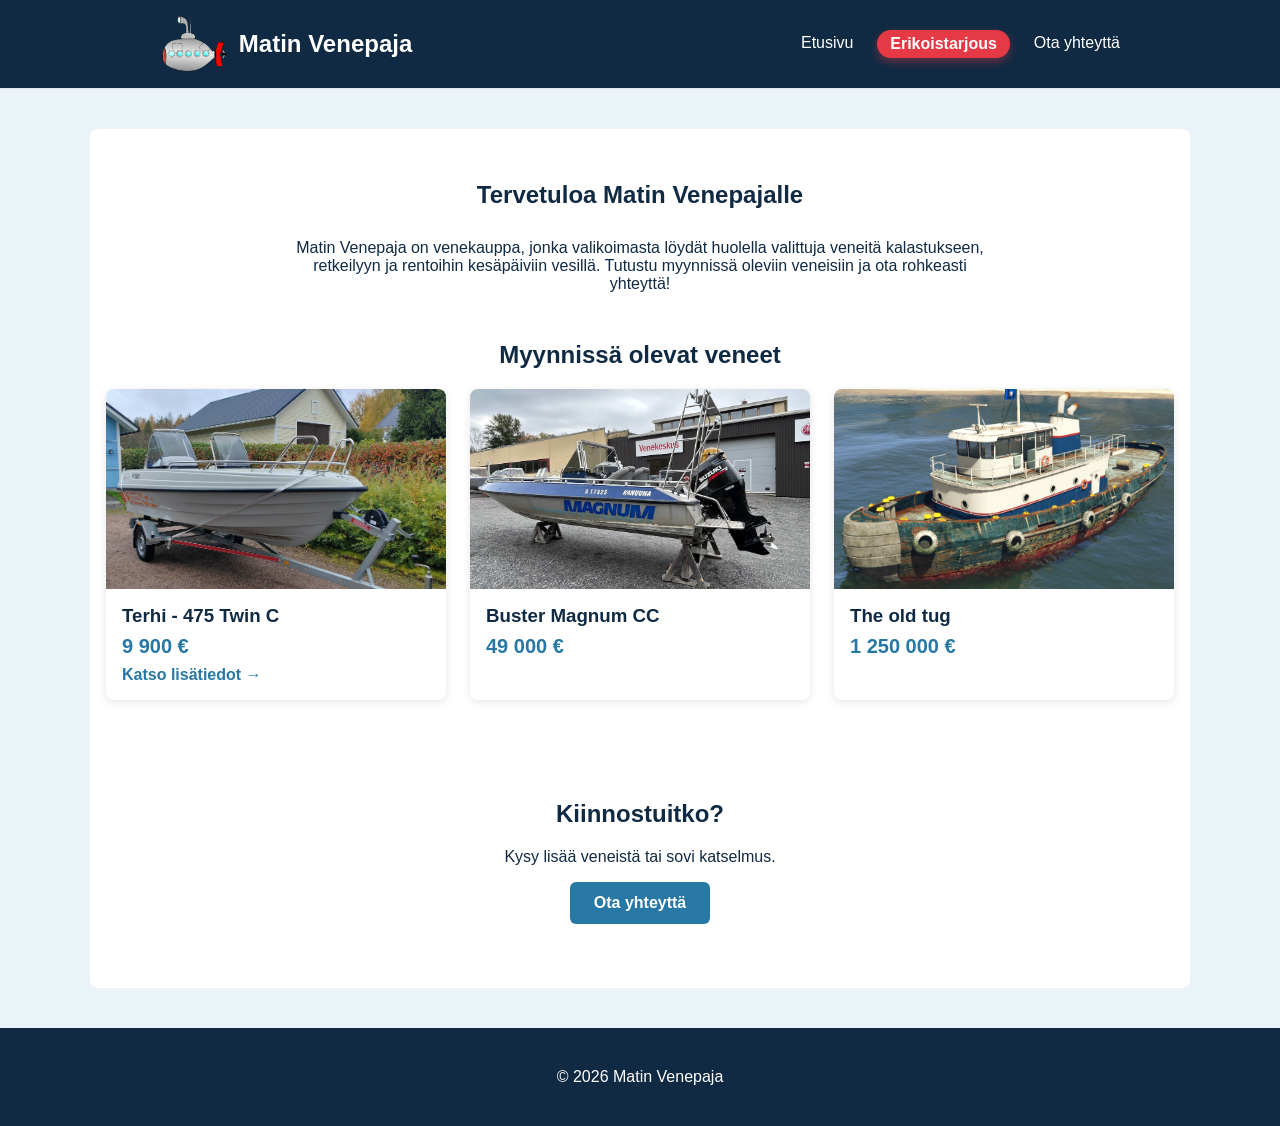
<file: index.html>
<!DOCTYPE html>
<html lang="fi">
    <head>
        <meta charset="UTF-8">
        <meta name="viewport" content="width=device-width, initial-scale=1.0">
        <title>Matin Venepaja – Myynnissä olevat veneet</title>
        <link rel="stylesheet" href="styles.css">
    </head>
    <body>
        <header>
            <a href="index.html" class="logo"><img id="website-logo" src="images/logo.png" alt="Matin Venepaja logo">Matin Venepaja</a>
            <nav class="nav">
                <a href="index.html">Etusivu</a>
            <a href="boat1.html" class="offer-link">Erikoistarjous</a>
                <a href="contact.html">Ota yhteyttä</a>
            </nav>
        </header>

        <script>
            const logo = document.getElementById("website-logo");

            logo.addEventListener("mouseenter", function () {
                logo.classList.add("moved");
            });
        </script>

        <main class="home">
            <section class="intro">
                <h1>Tervetuloa Matin Venepajalle</h1>
                <p>
                    Matin Venepaja on venekauppa, jonka valikoimasta löydät huolella
                    valittuja veneitä kalastukseen, retkeilyyn ja rentoihin
                    kesäpäiviin vesillä. Tutustu myynnissä oleviin veneisiin ja
                    ota rohkeasti yhteyttä!
                </p>
            </section>

            <section class="boats">
                <h2>Myynnissä olevat veneet</h2>

                <div class="card-grid">

                    <article class="card">
                        <a href="boat1.html">
                            <img src="images/boat1.jpg" alt="Vene 1">
                            <div class="card-body">
                                <h3>Terhi - 475 Twin C</h3>
                                <p class="price">9 900 €</p>
                                <span class="card-link">Katso lisätiedot →</span>
                            </div>
                        </a>
                    </article>

                    <article class="card">
                        <img src="images/magnum.png" alt="Vene 2">
                        <div class="card-body">
                            <h3>Buster Magnum CC</h3>
                            <p class="price">49 000 €</p>
                        </div>
                    </article>

                    <article class="card">
                        <img src="images/tug.png" alt="Vene 3">
                        <div class="card-body">
                            <h3>The old tug</h3>
                            <p class="price">1 250 000 €</p>
                        </div>
                    </article>

                </div>
            </section>

            <section class="cta">
                <h2>Kiinnostuitko?</h2>
                <p>Kysy lisää veneistä tai sovi katselmus.</p>
                <a href="contact.html" class="button">Ota yhteyttä</a>
            </section>
        </main>

        <footer>
            <p>&copy; 2026 Matin Venepaja</p>
        </footer>
    </body>
</html>
</file>
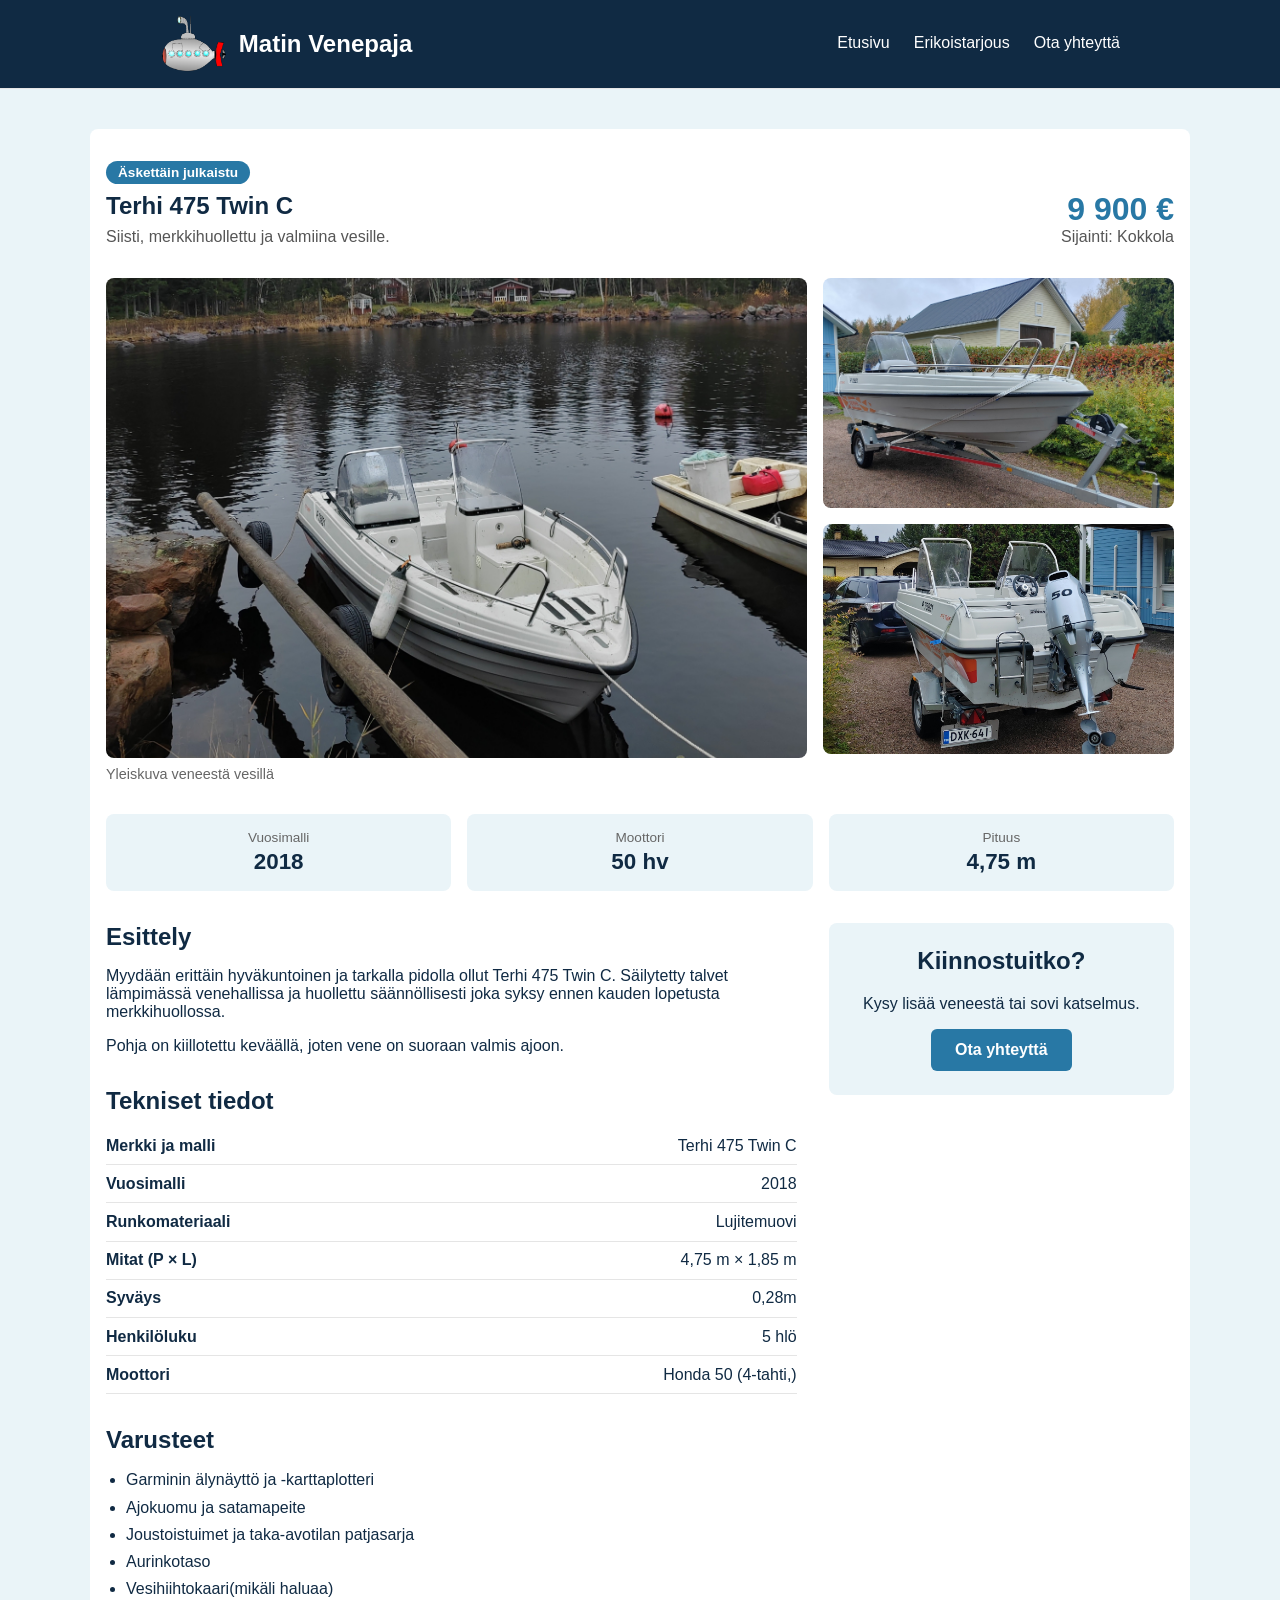
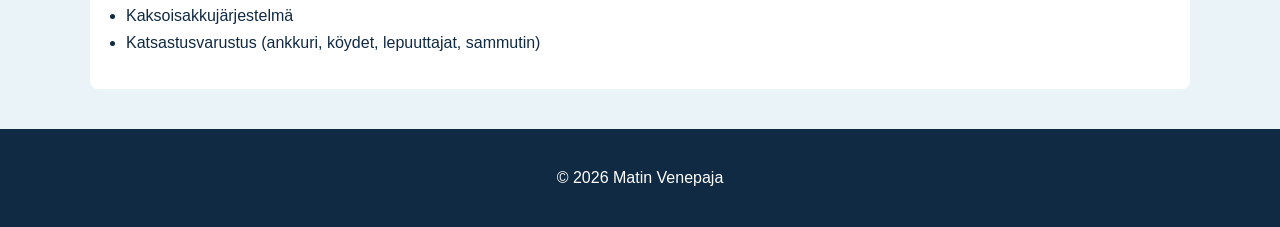
<file: boat1.html>
<!DOCTYPE html>
<html lang="fi">
    <head>
        <meta charset="UTF-8">
        <meta name="viewport" content="width=device-width, initial-scale=1">
        <title>Terhi 475 Twin C – Matin Venepaja</title>
        <link rel="stylesheet" href="styles.css">
        <meta name="viewport" content="width=device-width, initial-scale=1.0">
    </head>
    <body>
        <header>
            <a href="index.html" class="logo"><img id="website-logo" src="images/logo.png" alt="Matin Venepaja logo">Matin Venepaja</a>
            <nav class="nav">
                <a href="index.html">Etusivu</a>
            <a href="boat1.html">Erikoistarjous</a>
                <a href="contact.html">Ota yhteyttä</a>
            </nav>
        </header>

        <script>
            const logo = document.getElementById("website-logo");

            logo.addEventListener("mouseenter", function () {
                logo.classList.add("moved");
            });
        </script>

        <main class="boat">

            <!-- PÄÄOTSIKKO JA HINTA -->
            <section class="hero-section">
                <div class="hero-grid">
                    <div class="hero-info">
                        <span class="badge">Äskettäin julkaistu</span>
                        <h1>Terhi 475 Twin C</h1>
                        <p class="listing-subtitle">Siisti, merkkihuollettu ja valmiina vesille.</p>
                    </div>
                    <div class="listing-price-box">
                        <span class="price">9 900 €</span>
                        <span class="location">Sijainti: Kokkola</span>
                    </div>
                </div>
            </section>

            <!-- KUVAGALLERIA -->
            <section class="boat-gallery" aria-label="Veneen kuvat">
                <figure class="gallery-main">
                     <a href="images/boat2.jpg" target="_blank"><img class="clickable-thumb" src="images/boat2.jpg" alt="Vene vesillä"></a>
                    <figcaption id="main-boat-caption">Yleiskuva veneestä vesillä</figcaption>
                </figure>

                <div class="gallery-side">
                    <figure class="gallery-thumb">
                       <a href="images/boat1.jpg" target="_blank"><img class="clickable-thumb" src="images/boat1.jpg" alt="Vene trailerissa"></a>
                    </figure>
                    <figure class="gallery-thumb">
                        <a href="images/boat3.jpg" target="_blank"><img class="clickable-thumb" src="images/boat3.jpg" alt="Vene trailerissa2"></a>
                    </figure>
                </div>
            </section>

            <!-- PIKAFAKTAT -->
            <section class="quick-specs" aria-label="Tärkeimmät tiedot">
                <div class="spec-card">
                    <span class="spec-label">Vuosimalli</span>
                    <strong class="spec-value">2018</strong>
                </div>
                <div class="spec-card">
                    <span class="spec-label">Moottori</span>
                    <strong class="spec-value">50 hv</strong>
                </div>
            
                <div class="spec-card">
                    <span class="spec-label">Pituus</span>
                    <strong class="spec-value">4,75 m</strong>
                </div>
            </section>

            <!-- PÄÄSISÄLTÖ -->
            <div class="listing-body">

                <div class="listing-details">
                    <section class="description">
                        <h2>Esittely</h2>
                        <p>
                            Myydään erittäin hyväkuntoinen ja tarkalla pidolla ollut Terhi 475 Twin C.
                            Säilytetty talvet lämpimässä venehallissa ja huollettu säännöllisesti joka syksy
                            ennen kauden lopetusta merkkihuollossa.
                        </p>
                        <p>
                            Pohja on kiillotettu keväällä, joten vene on suoraan valmis ajoon.
                        </p>
                    </section>

                    <section class="specifications">
                        <h2>Tekniset tiedot</h2>
                        <dl class="specs-list">
                            <div class="spec-row">
                                <dt>Merkki ja malli</dt>
                                <dd>Terhi 475 Twin C</dd>
                            </div>
                            <div class="spec-row">
                                <dt>Vuosimalli</dt>
                                <dd>2018</dd>
                            </div>
                            <div class="spec-row">
                                <dt>Runkomateriaali</dt>
                                <dd>Lujitemuovi</dd>
                            </div>
                            <div class="spec-row">
                                <dt>Mitat (P × L)</dt>
                                <dd>4,75 m × 1,85 m</dd>
                            </div>
                                 <div class="spec-row">
                                <dt>Syväys</dt>
                                <dd>0,28m</dd>
                            </div>
                            <div class="spec-row">
                                <dt>Henkilöluku</dt>
                                <dd>5 hlö</dd>
                            </div>
                            <div class="spec-row">
                                <dt>Moottori</dt>
                                <dd>Honda 50 (4-tahti,)</dd>
                            </div>
                        </dl>
                    </section>

                    <section class="equipment">
                        <h2>Varusteet</h2>
                        <ul class="equipment-list">
                            <li>Garminin älynäyttö ja -karttaplotteri</li>
                            <li>Ajokuomu ja satamapeite</li>
                            <li>Joustoistuimet ja taka-avotilan patjasarja</li>
                            <li>Aurinkotaso</li>
                            <li>Vesihiihtokaari(mikäli haluaa)</li>
                            <li>Kaksoisakkujärjestelmä</li>
                            <li>Katsastusvarustus (ankkuri, köydet, lepuuttajat, sammutin)</li>
                        </ul>
                    </section>
                </div>

                <aside class="contact-box">
                    <h2>Kiinnostuitko?</h2>
                    <p>Kysy lisää veneestä tai sovi katselmus.</p>
                    <a href="contact.html?boat=vene1" class="button">Ota yhteyttä</a>
                </aside>

                

            </div>
        </main>

        <footer>
            <p>&copy; 2026 Matin Venepaja</p>
        </footer>

    
    </body>
</html>
</file>
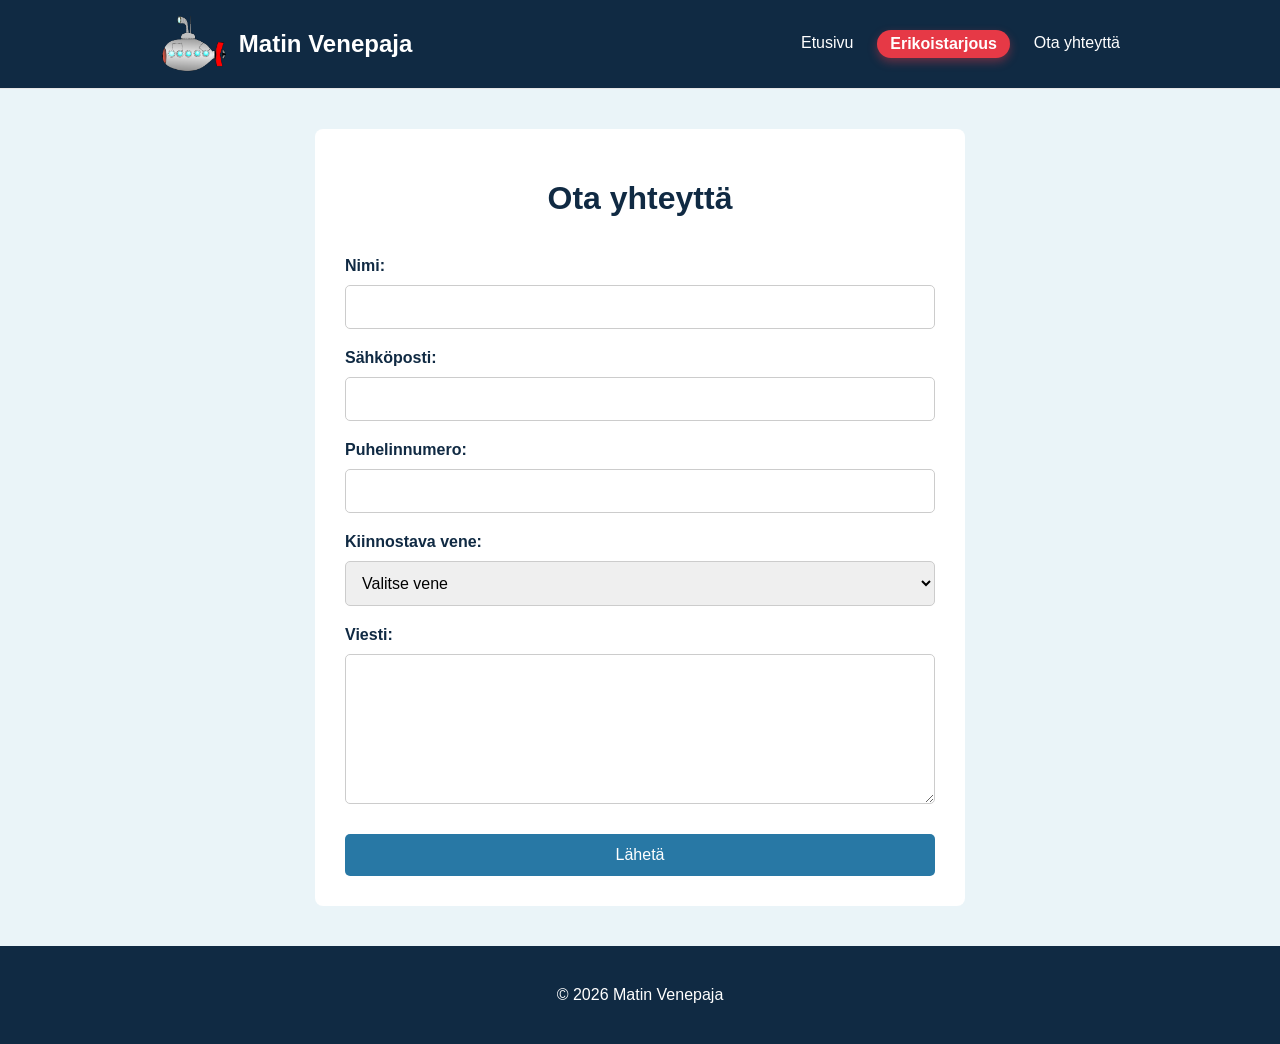
<file: contact.html>
<!DOCTYPE html>
    <html lang="fi">

    <head>
        <meta charset="UTF-8">
        <link rel="stylesheet" href="styles.css">
        <meta name="viewport" content="width=device-width, initial-scale=1.0">
        <title>Ota yhteyttä</title>
    </head>

    <body>
        <header>
            <a href="index.html" class="logo"><img alt="Nettisivun logo sukellusvene" id="website-logo" src="images/logo.png">Matin Venepaja</a>
            <nav class="nav">
                <a href="index.html">Etusivu</a>
                <a href="boat1.html" class="offer-link">Erikoistarjous</a>
                <a href="contact.html">Ota yhteyttä</a>
            </nav>
        </header>

        
            <script>
                const logo = document.getElementById("website-logo");

                logo.addEventListener("mouseenter", function () {
                    logo.classList.add("moved");
                });
            </script>

        <main>

            <h1>Ota yhteyttä</h1>   

            <form action="https://httpbin.org/post" method="POST">

                <label for="name">Nimi:</label>
                <input type="text" id="name" name="name" required>

                <label for="email">Sähköposti:</label>
                <input type="email" id="email" name="email" required>

                <label for="phone">Puhelinnumero:</label>
                <input type="tel" id="phone" name="phone">

                <label for="boat">Kiinnostava vene:</label>
                <select id="boat" name="boat" required>
                    <option value="">Valitse vene</option>
                    <option value="vene1">Terhi - 475 Twin C</option>
                    <option value="vene2">Buster Magnum CC</option>
                    <option value="vene3">The old tug</option>
                </select>

                <label for="message">Viesti:</label>
                <textarea id="message" name="message" required minlength="10"></textarea>

                <button type="submit">Lähetä</button>

            </form>
        </main>
        <footer>
            <p>&copy; 2026 Matin Venepaja</p>
        </footer>
        <script>
                    const params = new URLSearchParams(window.location.search);
                    const boat = params.get("boat");
                    const boatSelect = document.getElementById("boat");

                    if (boat && boatSelect.querySelector('option[value="' + boat + '"]')) {
                        boatSelect.value = boat;
                    }
        </script>
    </body>

    </html>
</file>
<file: styles.css>
:root {
    --dark-blue: #102A43;
    --sea-blue: #2878A5;
    --light-blue: #EAF4F8;
    --white: #FFFFFF;
    --sand: #D8C3A5;
}

/* Yleiset tyylit */

* {
    box-sizing: border-box;
}

html {
    padding: 0;
    font-family: Arial, Helvetica, sans-serif;
    scroll-behavior: smooth;
}

body {
    margin: 0;
    padding: 0;
    font-family: Arial, sans-serif;
    background-color: var(--light-blue);
    color: var(--dark-blue);
}

/* Header */

header {
    display: flex;
    justify-content: space-between;
    align-items: center;
    padding: 1rem 10rem;
    background: var(--dark-blue);
    border-bottom: 1px solid #e5e5e5;
    position: sticky;
    top: 0;
    z-index: 100;
}

.logo {
    display: flex;
    align-items: center;
    gap: 0.75rem;
    font-size: 1.5rem;
    font-weight: 700;
    color: var(--white);
    text-decoration: none;
}

#website-logo {
  height: 3.5rem;
  width: auto;
  display: block;
  transition: transform 1.5s ease;
}

#website-logo.moved  {
  transform: translateX(-300px);
}



.nav {
    display: flex;
    gap: 1.5rem;
}

.nav a {
    color: var(--white);
    text-decoration: none;
    font-weight: 500;
    padding: 0.25rem 0;
    border-bottom: 2px solid transparent;
    transition: color 0.2s, border-color 0.2s;
}

.nav a:hover {
    color: var(--sand);
    border-bottom-color: var(--sand);
}

.nav a.offer-link {
  background: #e63946;
  color: #fff;
  padding: 0.3rem 0.8rem;
  border-radius: 999px;
  border-bottom: none;
  font-weight: 700;
  box-shadow: 0 4px 10px rgba(230, 57, 70, 0.4);
  animation: bounce 1.6s ease-in-out infinite;
}

.nav a.offer-link:hover {
  background: #c8283a;
  color: #fff;
  border-bottom: none;
  animation-play-state: paused;
}

@keyframes bounce {
  0%, 100% {
    transform: translateY(0);
  }
  20% {
    transform: translateY(-8px);
  }
  40% {
    transform: translateY(0);
  }
  55% {
    transform: translateY(-4px);
  }
  70% {
    transform: translateY(0);
  }
}

@media (prefers-reduced-motion: reduce) {
  .nav a.offer-link {
    animation: none;
  }
}

/* Etusivu */

main.home {
    max-width: 1100px;
    margin: 40px auto;
    padding: 2rem 1rem;
}

.intro {
    text-align: center;
    max-width: 700px;
    margin: 0 auto 3rem;
}

.boats h2,
.cta h2 {
    text-align: center;
}

.card-grid {
    display: grid;
    grid-template-columns: repeat(auto-fit, minmax(280px, 1fr));
    gap: 1.5rem;
}

.card {
    background: var(--white);
    border-radius: 8px;
    overflow: hidden;
    box-shadow: 0 2px 8px rgba(0, 0, 0, 0.1);
    transition: transform 0.2s, box-shadow 0.2s;
}

.card:hover {
    transform: translateY(-4px);
    box-shadow: 0 6px 16px rgba(0, 0, 0, 0.15);
}

.card a {
    color: inherit;
    text-decoration: none;
    display: block;
}

.card img {
    width: 100%;
    height: 200px;
    object-fit: cover;
    display: block;
}

.card-body {
    padding: 1rem;
}

.card-body h3 {
    margin: 0 0 0.5rem;
}

.price {
    font-size: 1.25rem;
    font-weight: 700;
    color: var(--sea-blue);
    margin: 0 0 0.5rem;
}

.card-link {
    color: var(--sea-blue);
    font-weight: 600;
}

.cta {
    text-align: center;
    margin-top: 3rem;
    padding: 2rem;
    background: var(--white);
    border-radius: 8px;
}

.button {
    display: inline-block;
    padding: 0.75rem 1.5rem;
    background: var(--sea-blue);
    color: var(--white);
    text-decoration: none;
    border-radius: 6px;
    font-weight: 600;
    transition: background-color 0.2s;
}

.button:hover {
    background: var(--dark-blue);
}

/* Footer */

footer {
    text-align: center;
    padding: 1.5rem;
    background-color: var(--dark-blue);
    color: var(--white);
}

/* Contact-sivun tyylit */

main {
    max-width: 650px;
    margin: 40px auto;
    padding: 30px;
    background-color: var(--white);
    border-radius: 8px;
}

h1 {
    text-align: center;
    margin-bottom: 30px;
}

form {
    display: flex;
    flex-direction: column;
    gap: 10px;
}

label {
    font-weight: bold;
    margin-top: 10px;
}

input,
select,
textarea {
    width: 100%;
    padding: 12px;
    border: 1px solid #ccc;
    border-radius: 5px;
    font-size: 16px;
    font-family: inherit;
}

textarea {
    min-height: 150px;
    resize: vertical;
}

button {
    margin-top: 20px;
    padding: 12px;
    background-color: var(--sea-blue);
    color: var(--white);
    border: none;
    border-radius: 5px;
    font-size: 16px;
    cursor: pointer;
    transition: background-color 0.2s;
}

button:hover {
    background-color: var(--dark-blue);
}

/* Veneen esittelysivu */

main.boat {
    max-width: 1100px;
    padding: 2rem 1rem;
}

.hero-grid {
    display: flex;
    justify-content: space-between;
    align-items: flex-end;
    gap: 1.5rem;
    flex-wrap: wrap;
}

.hero-info h1 {
    text-align: left;
    margin: 0.5rem 0;
}

.badge {
    display: inline-block;
    padding: 0.25rem 0.75rem;
    background: var(--sea-blue);
    color: var(--white);
    font-size: 0.85rem;
    font-weight: 700;
    border-radius: 999px;
}

.listing-subtitle {
    margin: 0;
    color: #555;
}

.listing-price-box {
    text-align: right;
}

.listing-price-box .price {
    display: block;
    font-size: 2rem;
    margin: 0;
}

.location {
    color: #555;
}

/* Galleria */

.boat-gallery {
    display: grid;
    grid-template-columns: 2fr 1fr;
    gap: 1rem;
    margin: 2rem 0;
}

.boat-gallery figure {
    margin: 0;
}

.gallery-main img {
    width: 100%;
    height: 100%;
    min-height: 320px;
    max-height: 480px;
    object-fit: cover;
    border-radius: 8px;
    display: block;
}

.gallery-main figcaption {
    margin-top: 0.5rem;
    font-size: 0.9rem;
    color: #666;
}

.gallery-side {
    display: flex;
    flex-direction: column;
    gap: 1rem;
}

.gallery-thumb img {
    width: 100%;
    height: 100%;
    min-height: 150px;
    max-height: 230px;
    object-fit: cover;
    border-radius: 8px;
    display: block;
    cursor: pointer;
    transition: opacity 0.2s;
}

.gallery-thumb img:hover {
    opacity: 0.8;
}

/* Pikafaktat */

.quick-specs {
    display: grid;
    grid-template-columns: repeat(auto-fit, minmax(150px, 1fr));
    gap: 1rem;
    margin-bottom: 2rem;
}

.spec-card {
    background: var(--light-blue);
    border-radius: 8px;
    padding: 1rem;
    text-align: center;
}

.spec-label {
    display: block;
    font-size: 0.85rem;
    color: #666;
    margin-bottom: 0.25rem;
}

.spec-value {
    font-size: 1.4rem;
}

/* Sisältö */

.listing-body {
    display: grid;
    grid-template-columns: 2fr 1fr;
    gap: 2rem;
    align-items: start;
}

.listing-details h2 {
    margin: 2rem 0 0.75rem;
}

.listing-details section:first-child h2 {
    margin-top: 0;
}

.specs-list {
    margin: 0;
}

.spec-row {
    display: flex;
    justify-content: space-between;
    gap: 1rem;
    padding: 0.6rem 0;
    border-bottom: 1px solid #e5e5e5;
}

.spec-row dt {
    font-weight: 700;
}

.spec-row dd {
    margin: 0;
    text-align: right;
}

.equipment-list {
    margin: 0;
    padding-left: 1.25rem;
    line-height: 1.7;
}

.contact-box {
    position: sticky;
    top: 6rem;
    background: var(--light-blue);
    border-radius: 8px;
    padding: 1.5rem;
    text-align: center;
}

.contact-box h2 {
    margin-top: 0;
}

/* Responsiivisuus tableteille */

@media (max-width: 900px) {

    header {
        padding: 1rem 2rem;
    }

    .listing-body {
        grid-template-columns: 1fr;
    }

    .contact-box {
        position: static;
    }
}

/* Responsiivisuus mobiililaitteille */

@media (max-width: 600px) {

    header {
        flex-direction: column;
        gap: 0.75rem;
        padding: 1rem;
    }

    .nav {
        flex-direction: column;
        align-items: center;
        gap: 0.75rem;
    }

    main {
        width: 95%;
        margin: 15px auto;
        padding: 15px;
    }

    main.home,
    main.boat {
        margin: 15px auto;
        padding: 1rem;
    }

    h1 {
        font-size: 24px;
    }

    .hero-grid {
        flex-direction: column;
        align-items: flex-start;
    }

    .listing-price-box {
        text-align: left;
    }

    .boat-gallery {
        grid-template-columns: 1fr;
    }

    .gallery-main img {
        min-height: 200px;
    }

    .gallery-side {
        display: grid;
        grid-template-columns: 1fr 1fr;
    }

    .gallery-thumb img {
        min-height: 120px;
    }

    .listing-body {
        grid-template-columns: 1fr;
    }

    .contact-box {
        position: static;
    }

    .spec-row {
        flex-wrap: wrap;
    }

    input,
    select,
    textarea {
        font-size: 16px;
        padding: 10px;
    }

    button {
        width: 100%;
    }
}
</file>
